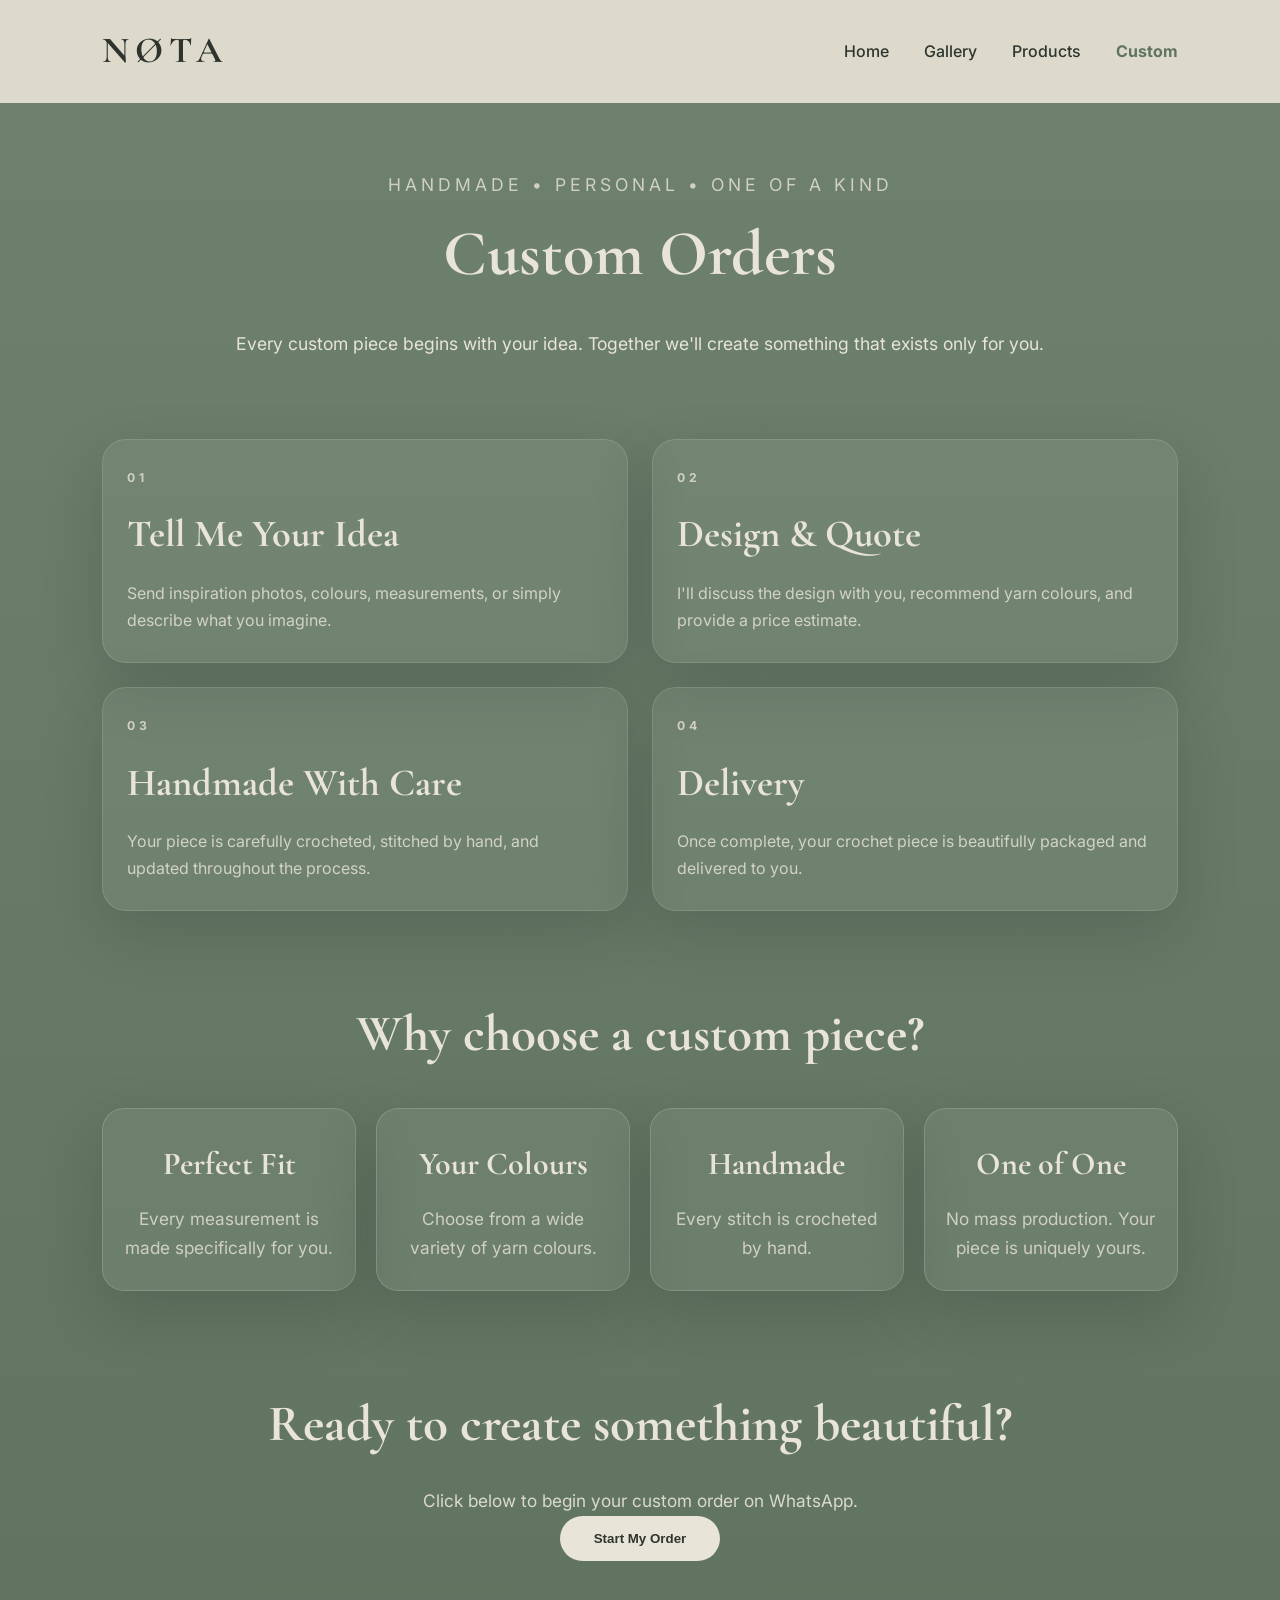
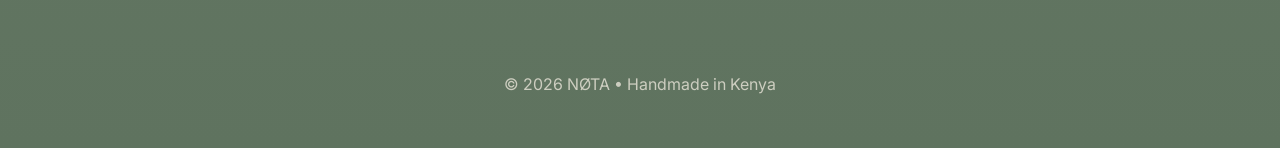
<file: custom.html>
<!DOCTYPE html>
<html lang="en">
<head>

<meta charset="UTF-8">
<meta name="viewport" content="width=device-width, initial-scale=1.0">

<title>NØTA | Custom Orders</title>

<link rel="stylesheet" href="style.css">

<link href="https://fonts.googleapis.com/css2?family=Inter:wght@300;400;500;600;700&family=Cormorant+Garamond:wght@400;600;700&display=swap" rel="stylesheet">

</head>

<body>

<!-- Navigation -->

<nav>

    <div class="logo">
        NØTA
    </div>

    <div class="nav-links">

        <a href="index.html">Home</a>

        <a href="gallery.html">Gallery</a>

        <a href="products.html">Products</a>

        <a href="custom.html" class="active">Custom</a>

    </div>

</nav>

<!-- Hero -->

<header class="page-header">

    <p class="tagline">
        HANDMADE • PERSONAL • ONE OF A KIND
    </p>

    <h1>
        Custom Orders
    </h1>

    <p>
        Every custom piece begins with your idea.
        Together we'll create something that exists only for you.
    </p>

</header>

<!-- Process -->

<section class="custom-process">

    <div class="step hidden">

        <div class="number">
            01
        </div>

        <h2>
            Tell Me Your Idea
        </h2>

        <p>
            Send inspiration photos, colours, measurements,
            or simply describe what you imagine.
        </p>

    </div>

    <div class="step hidden">

        <div class="number">
            02
        </div>

        <h2>
            Design & Quote
        </h2>

        <p>
            I'll discuss the design with you,
            recommend yarn colours,
            and provide a price estimate.
        </p>

    </div>

    <div class="step hidden">

        <div class="number">
            03
        </div>

        <h2>
            Handmade With Care
        </h2>

        <p>
            Your piece is carefully crocheted,
            stitched by hand,
            and updated throughout the process.
        </p>

    </div>

    <div class="step hidden">

        <div class="number">
            04
        </div>

        <h2>
            Delivery
        </h2>

        <p>
            Once complete,
            your crochet piece is beautifully packaged
            and delivered to you.
        </p>

    </div>

</section>

<!-- Why Choose Custom -->

<section class="custom-benefits hidden">

    <h2>
        Why choose a custom piece?
    </h2>

    <div class="benefit-grid">

        <div class="benefit-card">

            <h3>
                Perfect Fit
            </h3>

            <p>
                Every measurement is made specifically for you.
            </p>

        </div>

        <div class="benefit-card">

            <h3>
                Your Colours
            </h3>

            <p>
                Choose from a wide variety of yarn colours.
            </p>

        </div>

        <div class="benefit-card">

            <h3>
                Handmade
            </h3>

            <p>
                Every stitch is crocheted by hand.
            </p>

        </div>

        <div class="benefit-card">

            <h3>
                One of One
            </h3>

            <p>
                No mass production.
                Your piece is uniquely yours.
            </p>

        </div>

    </div>

</section>

<!-- CTA -->

<section class="order-now hidden">

    <h2>
        Ready to create something beautiful?
    </h2>

    <p>

        Click below to begin your custom order on WhatsApp.

    </p>

    <button class="btn" onclick="contact()">

        Start My Order

    </button>

</section>

<footer>

<p>

© 2026 NØTA • Handmade in Kenya

</p>

</footer>

<script src="script.js"></script>

</body>
</html>
</file>
<file: style.css>
/* ===================================================
   NØTA Boutique Website
   STYLE.CSS - PART 1
=================================================== */

/* GOOGLE FONTS
Logo & Headings:
Cormorant Garamond

Body:
Inter
*/

/* =========================
RESET
========================= */

*{
    margin:0;
    padding:0;
    box-sizing:border-box;
}

html{
    scroll-behavior:smooth;
}

body{

    font-family:'Inter',sans-serif;

    background:#5f735f;

    color:#e8e4d8;

    overflow-x:hidden;

    line-height:1.7;

}

/* =========================
LOADER
========================= */

#loader{

    position:fixed;

    inset:0;

    background:#5f735f;

    display:flex;

    justify-content:center;

    align-items:center;

    z-index:9999;

    transition:1s;

}

#loader h1{

    font-family:'Cormorant Garamond',serif;

    font-size:5rem;

    letter-spacing:10px;

    color:#e8e4d8;

}

/* =========================
NAVIGATION
========================= */

nav{

    position:fixed;

    top:0;

    left:0;

    width:100%;

    display:flex;

    justify-content:space-between;

    align-items:center;

    padding:20px 8%;

    background:rgba(231,226,212,.92);

    backdrop-filter:blur(12px);

    z-index:1000;

}

.logo{

    font-family:'Cormorant Garamond',serif;

    font-size:2.3rem;

    font-weight:700;

    color:#2e342d;

    letter-spacing:6px;

    cursor:pointer;

    transition:.35s;

}

.logo:hover{

    letter-spacing:10px;

}

.nav-links{

    display:flex;

    gap:35px;

}

.nav-links a{

    color:#2f352f;

    text-decoration:none;

    font-weight:500;

    position:relative;

    transition:.3s;

}

.nav-links a::after{

    content:"";

    position:absolute;

    width:0;

    height:2px;

    left:0;

    bottom:-6px;

    background:#5f735f;

    transition:.35s;

}

.nav-links a:hover::after{

    width:100%;

}

.nav-links .active{

    color:#5f735f;

    font-weight:700;

}

/* =========================
PAGE HEADER
========================= */

.page-header{

    padding-top:170px;

    padding-bottom:80px;

    text-align:center;

}

.page-header h1{

    font-family:'Cormorant Garamond',serif;

    font-size:4rem;

    margin-bottom:20px;

}

.page-header p{

    width:70%;

    margin:auto;

    font-size:1.1rem;

}

.tagline{

    letter-spacing:4px;

    font-size:.8rem;

    opacity:.8;

    margin-bottom:20px;

}

/* =========================
HERO
========================= */

.hero{

    min-height:100vh;

    display:grid;

    grid-template-columns:1fr 1fr;

    align-items:center;

    padding:120px 8%;

    gap:60px;

}

.hero h1{

    font-family:'Cormorant Garamond',serif;

    font-size:5rem;

    line-height:1.05;

    margin:25px 0;

}

.hero p{

    max-width:550px;

}

.hero-image{

    display:flex;

    justify-content:center;

}

.hero-image img{

    width:100%;

    max-width:520px;

    border-radius:25px;

    box-shadow:0 25px 60px rgba(0,0,0,.35);

    animation:floatImage 5s ease-in-out infinite;

}

/* Floating image */

@keyframes floatImage{

    0%{

        transform:translateY(0px);

    }

    50%{

        transform:translateY(-18px);

    }

    100%{

        transform:translateY(0);

    }

}

/* =========================
BUTTONS
========================= */

.buttons{

    display:flex;

    gap:20px;

    margin-top:35px;

}

.btn{

    background:#e8e4d8;

    color:#2f352f;

    text-decoration:none;

    padding:15px 34px;

    border-radius:40px;

    border:none;

    cursor:pointer;

    font-weight:600;

    transition:.35s;

}

.btn:hover{

    transform:translateY(-5px);

    box-shadow:0 15px 35px rgba(0,0,0,.25);

}

.outline{

    background:transparent;

    border:2px solid #e8e4d8;

    color:#e8e4d8;

    padding:15px 34px;

    border-radius:40px;

    cursor:pointer;

    transition:.35s;

}

.outline:hover{

    background:#e8e4d8;

    color:#2f352f;

}

:root {
   --bg: #5f735f;
   --bg-deep: #2a362d;
   --panel: rgba(231, 226, 212, 0.96);
   --panel-soft: rgba(255, 255, 255, 0.08);
   --text: #e8e4d8;
   --ink: #2f352f;
   --muted: #dfe8d9;
   --shadow: 0 22px 60px rgba(22, 29, 25, 0.18);
}

* {
   box-sizing: border-box;
}

body {
   background: linear-gradient(180deg, rgba(95, 115, 95, 0.9) 0%, rgba(95, 115, 95, 1) 100%);
}

img {
   max-width: 100%;
   display: block;
}

section {
   padding: 0 8% 80px;
}

.hidden {
   opacity: 0;
   transform: translateY(28px);
   transition: opacity 0.7s ease, transform 0.7s ease;
}

.show {
   opacity: 1;
   transform: translateY(0);
}

.about,
.quote,
.instagram,
.custom-benefits,
.order-now,
.gallery-cta,
.shop-footer {
   text-align: center;
}

.about,
.quote,
.instagram {
   padding-top: 10px;
   padding-bottom: 70px;
}

.about h2,
.quote h2,
.instagram h2,
.custom-benefits h2,
.order-now h2,
.gallery-cta h2,
.shop-footer h2 {
   font-family: 'Cormorant Garamond', serif;
   font-size: clamp(2.6rem, 4vw, 4rem);
   margin-bottom: 18px;
}

.about p,
.instagram p,
.custom-benefits p,
.order-now p,
.gallery-cta p,
.shop-footer p {
   max-width: 780px;
   margin: 0 auto;
   font-size: 1.08rem;
   color: rgba(232, 228, 216, 0.9);
}

.quote h2 {
   font-style: italic;
   font-weight: 500;
}

.social-buttons {
   display: flex;
   justify-content: center;
   gap: 18px;
   margin-top: 30px;
   flex-wrap: wrap;
}

.social-buttons a {
   text-decoration: none;
   color: var(--ink);
   background: rgba(232, 228, 216, 0.96);
   padding: 14px 26px;
   border-radius: 999px;
   font-weight: 600;
   transition: transform 0.3s ease, box-shadow 0.3s ease;
}

.social-buttons a:hover {
   transform: translateY(-3px);
   box-shadow: var(--shadow);
}

.products {
   display: grid;
   grid-template-columns: repeat(auto-fit, minmax(280px, 1fr));
   gap: 30px;
   padding-bottom: 110px;
}

.product-card {
   background: rgba(255, 255, 255, 0.05);
   border: 1px solid rgba(232, 228, 216, 0.18);
   border-radius: 28px;
   overflow: hidden;
   box-shadow: var(--shadow);
   display: flex;
   flex-direction: column;
   transition: transform 0.35s ease, box-shadow 0.35s ease, border-color 0.35s ease;
}

.product-card:hover {
   transform: translateY(-8px);
   box-shadow: 0 32px 70px rgba(18, 28, 22, 0.24);
   border-color: rgba(232, 228, 216, 0.32);
}

.product-card img {
   width: 100%;
   height: 320px;
   object-fit: cover;
}

.product-info {
   display: flex;
   flex: 1;
   flex-direction: column;
   justify-content: space-between;
   padding: 26px 22px 24px;
}

.product-info h3 {
   font-family: 'Cormorant Garamond', serif;
   font-size: clamp(2rem, 3vw, 2.8rem);
   line-height: 1;
   margin-bottom: 12px;
}

.price {
   font-size: 1.35rem;
   font-weight: 700;
   color: #f5f2e9;
   margin-bottom: 14px;
}

.product-info p:not(.price) {
   color: rgba(232, 228, 216, 0.82);
   margin-bottom: 22px;
}

.product-info .btn {
   width: fit-content;
   margin-top: auto;
}

.shop-footer {
   margin: 0 8% 80px;
   background: rgba(231, 226, 212, 0.09);
   border: 1px solid rgba(232, 228, 216, 0.2);
   border-radius: 30px;
   padding: 48px 28px 40px;
   box-shadow: var(--shadow);
}

.gallery {
   display: grid;
   grid-template-columns: repeat(3, minmax(0, 1fr));
   gap: 24px;
   padding-bottom: 80px;
}

.gallery-item {
   overflow: hidden;
   border-radius: 24px;
   box-shadow: var(--shadow);
   height: 360px;
   background: rgba(0, 0, 0, 0.12);
}

.gallery-item img {
   width: 100%;
   height: 100%;
   object-fit: cover;
   transition: transform 0.5s ease;
}

.gallery-item:hover img {
   transform: scale(1.06);
}

.custom-process {
   display: grid;
   grid-template-columns: repeat(2, minmax(0, 1fr));
   gap: 24px;
   padding-bottom: 80px;
}

.step {
   background: rgba(255, 255, 255, 0.06);
   border: 1px solid rgba(232, 228, 216, 0.15);
   border-radius: 24px;
   padding: 28px 24px;
   box-shadow: var(--shadow);
}

.number {
   font-size: 0.76rem;
   letter-spacing: 0.24rem;
   font-weight: 700;
   color: rgba(232, 228, 216, 0.8);
   margin-bottom: 14px;
}

.step h2 {
   font-family: 'Cormorant Garamond', serif;
   font-size: clamp(2rem, 3vw, 2.7rem);
   margin-bottom: 12px;
}

.step p {
   color: rgba(232, 228, 216, 0.82);
}

.benefit-grid {
   display: grid;
   grid-template-columns: repeat(4, minmax(0, 1fr));
   gap: 20px;
   margin-top: 30px;
}

.benefit-card {
   background: rgba(255, 255, 255, 0.06);
   border: 1px solid rgba(232, 228, 216, 0.2);
   border-radius: 22px;
   padding: 28px 20px;
   box-shadow: var(--shadow);
}

.benefit-card h3 {
   font-family: 'Cormorant Garamond', serif;
   font-size: 2rem;
   margin-bottom: 12px;
}

.benefit-card p {
   color: rgba(232, 228, 216, 0.8);
}

.order-now,
.gallery-cta {
   padding-top: 10px;
   padding-bottom: 80px;
}

footer {
   padding: 30px 8% 50px;
   text-align: center;
   opacity: 0.8;
}

@media (max-width: 900px) {
   nav {
       padding: 18px 5%;
       flex-direction: column;
       gap: 18px;
   }

   .nav-links {
       flex-wrap: wrap;
       justify-content: center;
   }

   .page-header {
       padding-top: 180px;
   }

   .gallery,
   .benefit-grid,
   .custom-process {
       grid-template-columns: 1fr 1fr;
   }
}

@media (max-width: 640px) {
   .page-header h1 {
       font-size: 3rem;
   }

   .page-header p {
       width: 100%;
   }

   .gallery,
   .benefit-grid,
   .custom-process,
   .products {
       grid-template-columns: 1fr;
   }

   .buttons {
       flex-direction: column;
       align-items: stretch;
   }

   .btn,
   .outline {
       width: 100%;
       text-align: center;
   }

   .hero {
       grid-template-columns: 1fr;
       padding-top: 80px;
   }

   .hero h1 {
       font-size: 3.2rem;
   }

   .shop-footer,
   .product-card,
   .step,
   .benefit-card {
       border-radius: 22px;
   }
}
</file>
